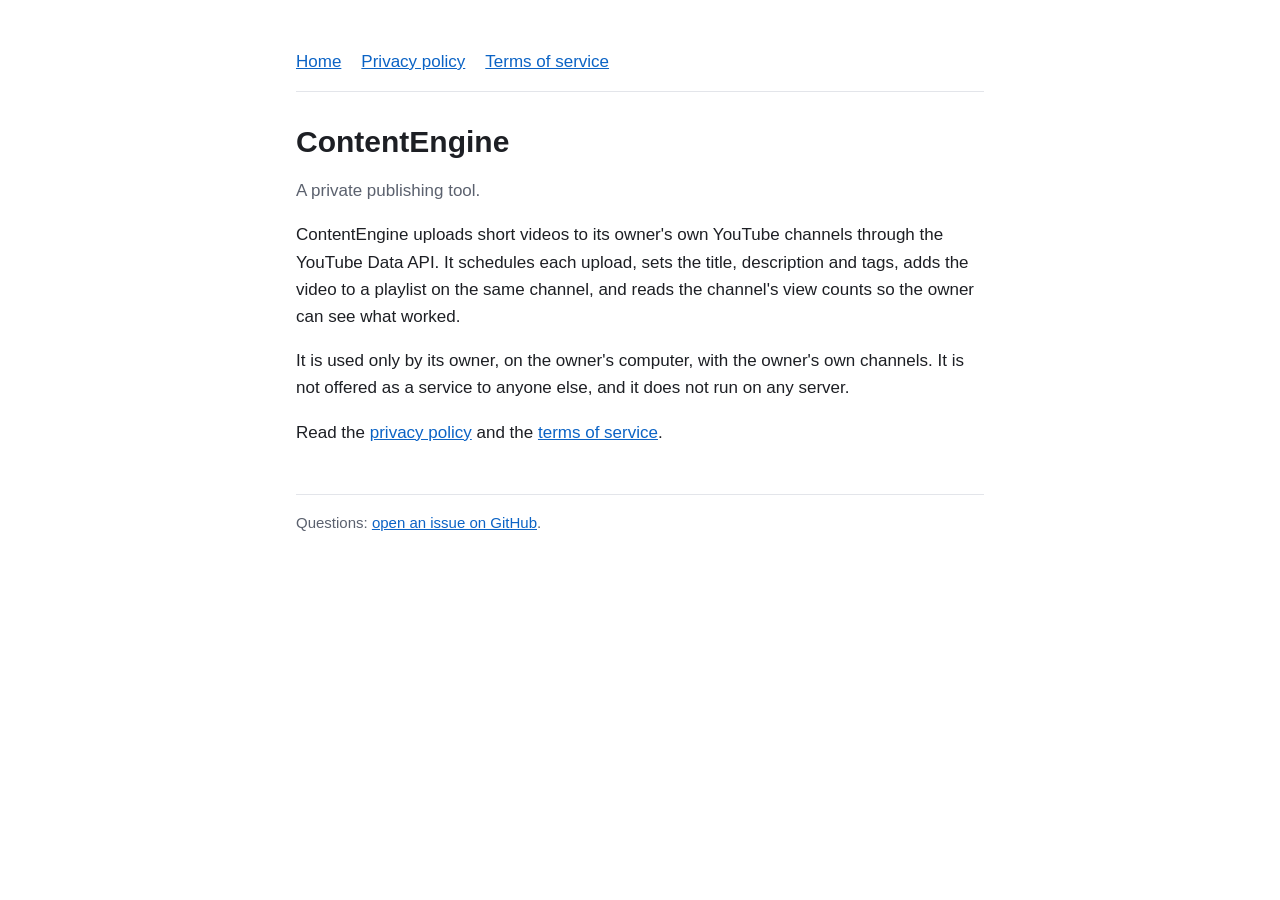
<file: index.html>
<!doctype html>
<html lang="en">
<head>
  <meta charset="utf-8">
  <meta name="viewport" content="width=device-width, initial-scale=1">
  <title>ContentEngine</title>
  <link rel="stylesheet" href="style.css">
</head>
<body>
<main>
  <nav><a href="./">Home</a><a href="privacy.html">Privacy policy</a><a href="terms.html">Terms of service</a></nav>
  <h1>ContentEngine</h1>
  <p class="muted">A private publishing tool.</p>
  <p>ContentEngine uploads short videos to its owner's own YouTube channels through the YouTube Data API. It schedules
    each upload, sets the title, description and tags, adds the video to a playlist on the same channel, and reads the
    channel's view counts so the owner can see what worked.</p>
  <p>It is used only by its owner, on the owner's computer, with the owner's own channels. It is not offered as a
    service to anyone else, and it does not run on any server.</p>
  <p>Read the <a href="privacy.html">privacy policy</a> and the <a href="terms.html">terms of service</a>.</p>
  <footer>Questions: <a href="https://github.com/discountcharacter/contentengine/issues">open an issue on GitHub</a>.</footer>
</main>
</body>
</html>
</file>
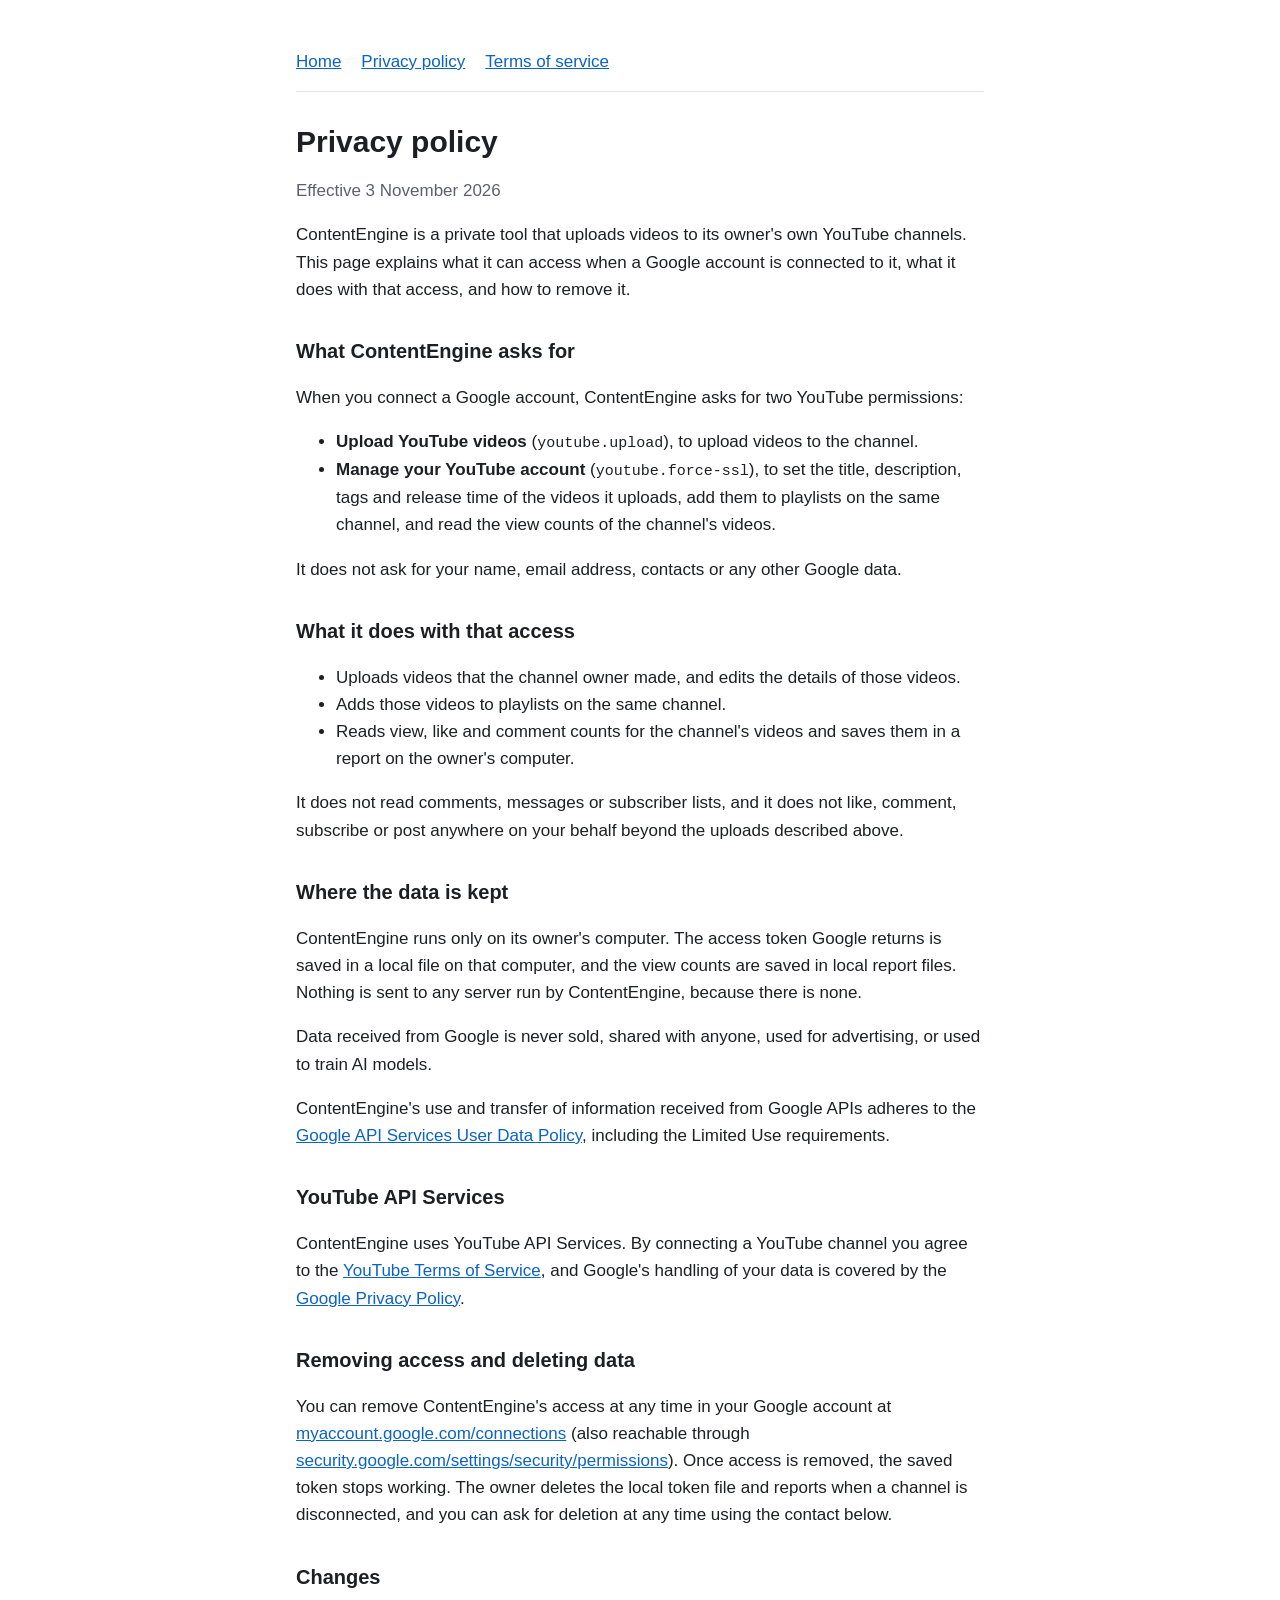
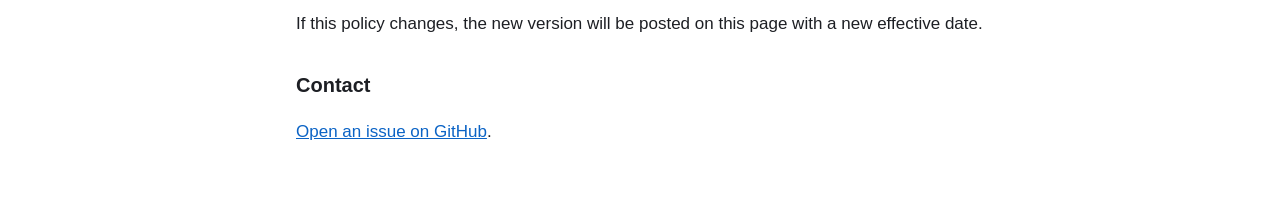
<file: privacy.html>
<!doctype html>
<html lang="en">
<head>
  <meta charset="utf-8">
  <meta name="viewport" content="width=device-width, initial-scale=1">
  <title>ContentEngine privacy policy</title>
  <link rel="stylesheet" href="style.css">
</head>
<body>
<main>
  <nav><a href="./">Home</a><a href="privacy.html">Privacy policy</a><a href="terms.html">Terms of service</a></nav>
  <h1>Privacy policy</h1>
  <p class="muted">Effective 3 November 2026</p>

  <p>ContentEngine is a private tool that uploads videos to its owner's own YouTube channels. This page explains what
    it can access when a Google account is connected to it, what it does with that access, and how to remove it.</p>

  <h2>What ContentEngine asks for</h2>
  <p>When you connect a Google account, ContentEngine asks for two YouTube permissions:</p>
  <ul>
    <li><strong>Upload YouTube videos</strong> (<code>youtube.upload</code>), to upload videos to the channel.</li>
    <li><strong>Manage your YouTube account</strong> (<code>youtube.force-ssl</code>), to set the title, description,
      tags and release time of the videos it uploads, add them to playlists on the same channel, and read the view
      counts of the channel's videos.</li>
  </ul>
  <p>It does not ask for your name, email address, contacts or any other Google data.</p>

  <h2>What it does with that access</h2>
  <ul>
    <li>Uploads videos that the channel owner made, and edits the details of those videos.</li>
    <li>Adds those videos to playlists on the same channel.</li>
    <li>Reads view, like and comment counts for the channel's videos and saves them in a report on the owner's computer.</li>
  </ul>
  <p>It does not read comments, messages or subscriber lists, and it does not like, comment, subscribe or post
    anywhere on your behalf beyond the uploads described above.</p>

  <h2>Where the data is kept</h2>
  <p>ContentEngine runs only on its owner's computer. The access token Google returns is saved in a local file on that
    computer, and the view counts are saved in local report files. Nothing is sent to any server run by ContentEngine,
    because there is none.</p>
  <p>Data received from Google is never sold, shared with anyone, used for advertising, or used to train AI models.</p>
  <p>ContentEngine's use and transfer of information received from Google APIs adheres to the
    <a href="https://developers.google.com/terms/api-services-user-data-policy">Google API Services User Data Policy</a>,
    including the Limited Use requirements.</p>

  <h2>YouTube API Services</h2>
  <p>ContentEngine uses YouTube API Services. By connecting a YouTube channel you agree to the
    <a href="https://www.youtube.com/t/terms">YouTube Terms of Service</a>, and Google's handling of your data is covered by
    the <a href="https://policies.google.com/privacy">Google Privacy Policy</a>.</p>

  <h2>Removing access and deleting data</h2>
  <p>You can remove ContentEngine's access at any time in your Google account at
    <a href="https://myaccount.google.com/connections">myaccount.google.com/connections</a> (also reachable through
    <a href="https://security.google.com/settings/security/permissions">security.google.com/settings/security/permissions</a>).
    Once access is removed, the saved token stops working. The owner deletes the local token file and reports when a
    channel is disconnected, and you can ask for deletion at any time using the contact below.</p>

  <h2>Changes</h2>
  <p>If this policy changes, the new version will be posted on this page with a new effective date.</p>

  <h2>Contact</h2>
  <p><a href="https://github.com/discountcharacter/contentengine/issues">Open an issue on GitHub</a>.</p>
</main>
</body>
</html>
</file>
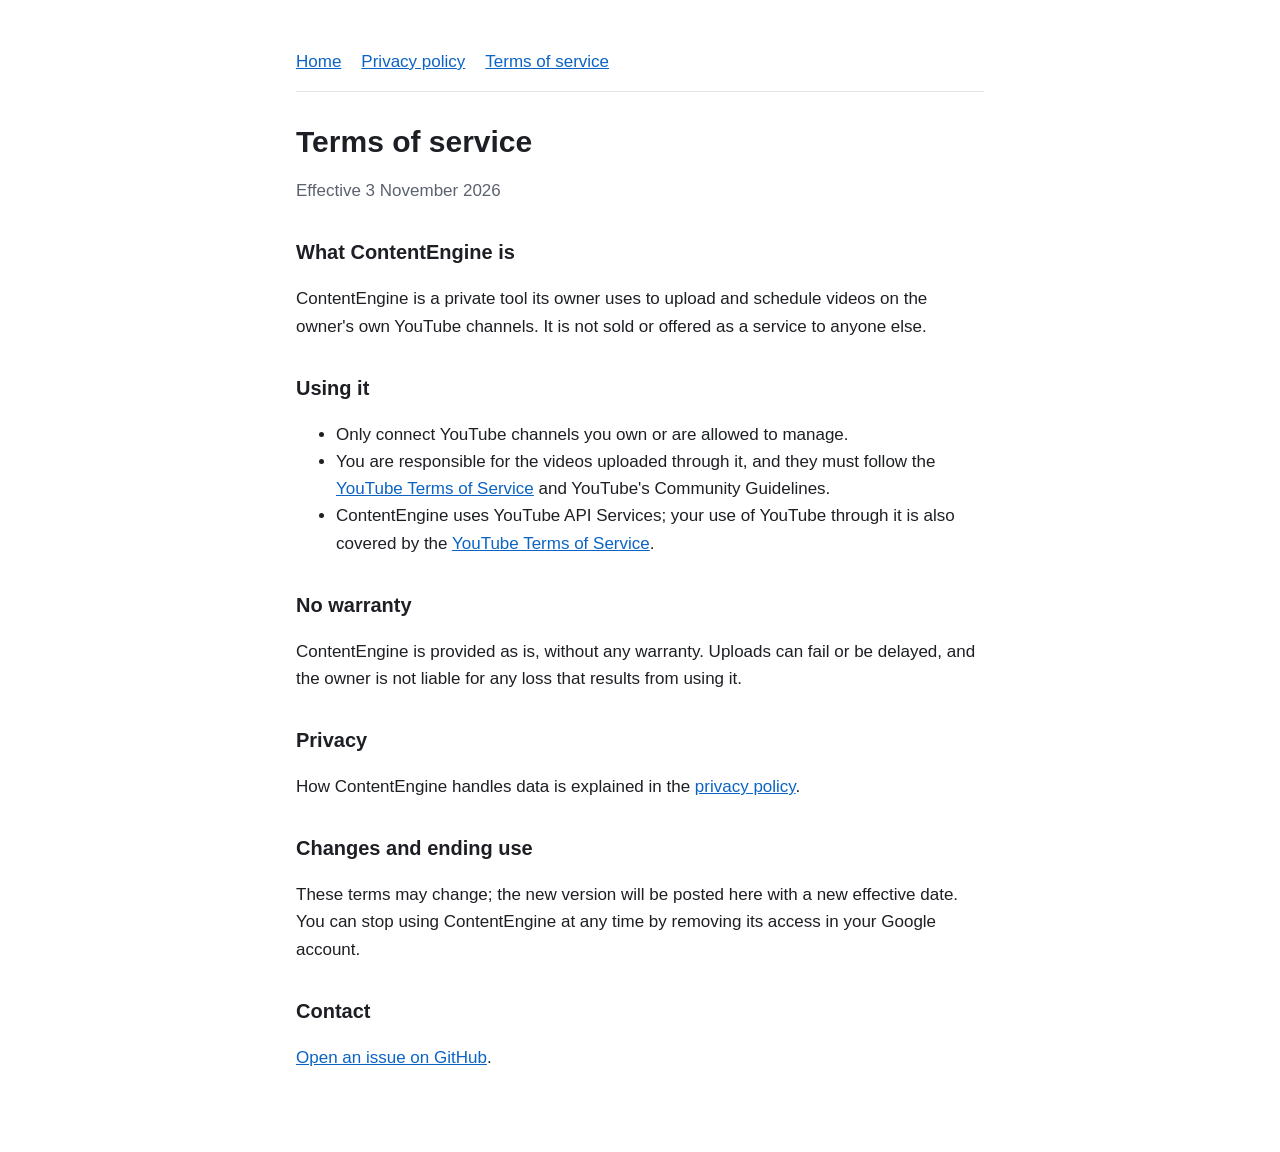
<file: terms.html>
<!doctype html>
<html lang="en">
<head>
  <meta charset="utf-8">
  <meta name="viewport" content="width=device-width, initial-scale=1">
  <title>ContentEngine terms of service</title>
  <link rel="stylesheet" href="style.css">
</head>
<body>
<main>
  <nav><a href="./">Home</a><a href="privacy.html">Privacy policy</a><a href="terms.html">Terms of service</a></nav>
  <h1>Terms of service</h1>
  <p class="muted">Effective 3 November 2026</p>

  <h2>What ContentEngine is</h2>
  <p>ContentEngine is a private tool its owner uses to upload and schedule videos on the owner's own YouTube channels.
    It is not sold or offered as a service to anyone else.</p>

  <h2>Using it</h2>
  <ul>
    <li>Only connect YouTube channels you own or are allowed to manage.</li>
    <li>You are responsible for the videos uploaded through it, and they must follow the
      <a href="https://www.youtube.com/t/terms">YouTube Terms of Service</a> and YouTube's Community Guidelines.</li>
    <li>ContentEngine uses YouTube API Services; your use of YouTube through it is also covered by the
      <a href="https://www.youtube.com/t/terms">YouTube Terms of Service</a>.</li>
  </ul>

  <h2>No warranty</h2>
  <p>ContentEngine is provided as is, without any warranty. Uploads can fail or be delayed, and the owner is not liable
    for any loss that results from using it.</p>

  <h2>Privacy</h2>
  <p>How ContentEngine handles data is explained in the <a href="privacy.html">privacy policy</a>.</p>

  <h2>Changes and ending use</h2>
  <p>These terms may change; the new version will be posted here with a new effective date. You can stop using
    ContentEngine at any time by removing its access in your Google account.</p>

  <h2>Contact</h2>
  <p><a href="https://github.com/discountcharacter/contentengine/issues">Open an issue on GitHub</a>.</p>
</main>
</body>
</html>
</file>
<file: style.css>
:root {
  --bg: #ffffff;
  --text: #1d1f24;
  --muted: #5b616e;
  --link: #0b63c5;
  --rule: #e3e5ea;
}
@media (prefers-color-scheme: dark) {
  :root {
    --bg: #0d1120;
    --text: #e8ebf2;
    --muted: #a9b2c3;
    --link: #4df0ff;
    --rule: #22293d;
  }
}
* { box-sizing: border-box; }
body {
  margin: 0;
  background: var(--bg);
  color: var(--text);
  font: 17px/1.6 -apple-system, BlinkMacSystemFont, "Segoe UI", Roboto, Helvetica, Arial, sans-serif;
}
main { max-width: 720px; margin: 0 auto; padding: 48px 16px 64px; }
h1 { font-size: 30px; line-height: 1.2; margin: 0 0 8px; }
h2 { font-size: 20px; margin: 32px 0 8px; }
p, li { color: var(--text); }
.muted { color: var(--muted); }
a { color: var(--link); }
nav { display: flex; gap: 20px; padding-bottom: 16px; border-bottom: 1px solid var(--rule); margin-bottom: 32px; }
code { font-size: 15px; }
footer { margin-top: 48px; padding-top: 16px; border-top: 1px solid var(--rule); color: var(--muted); font-size: 15px; }
</file>
